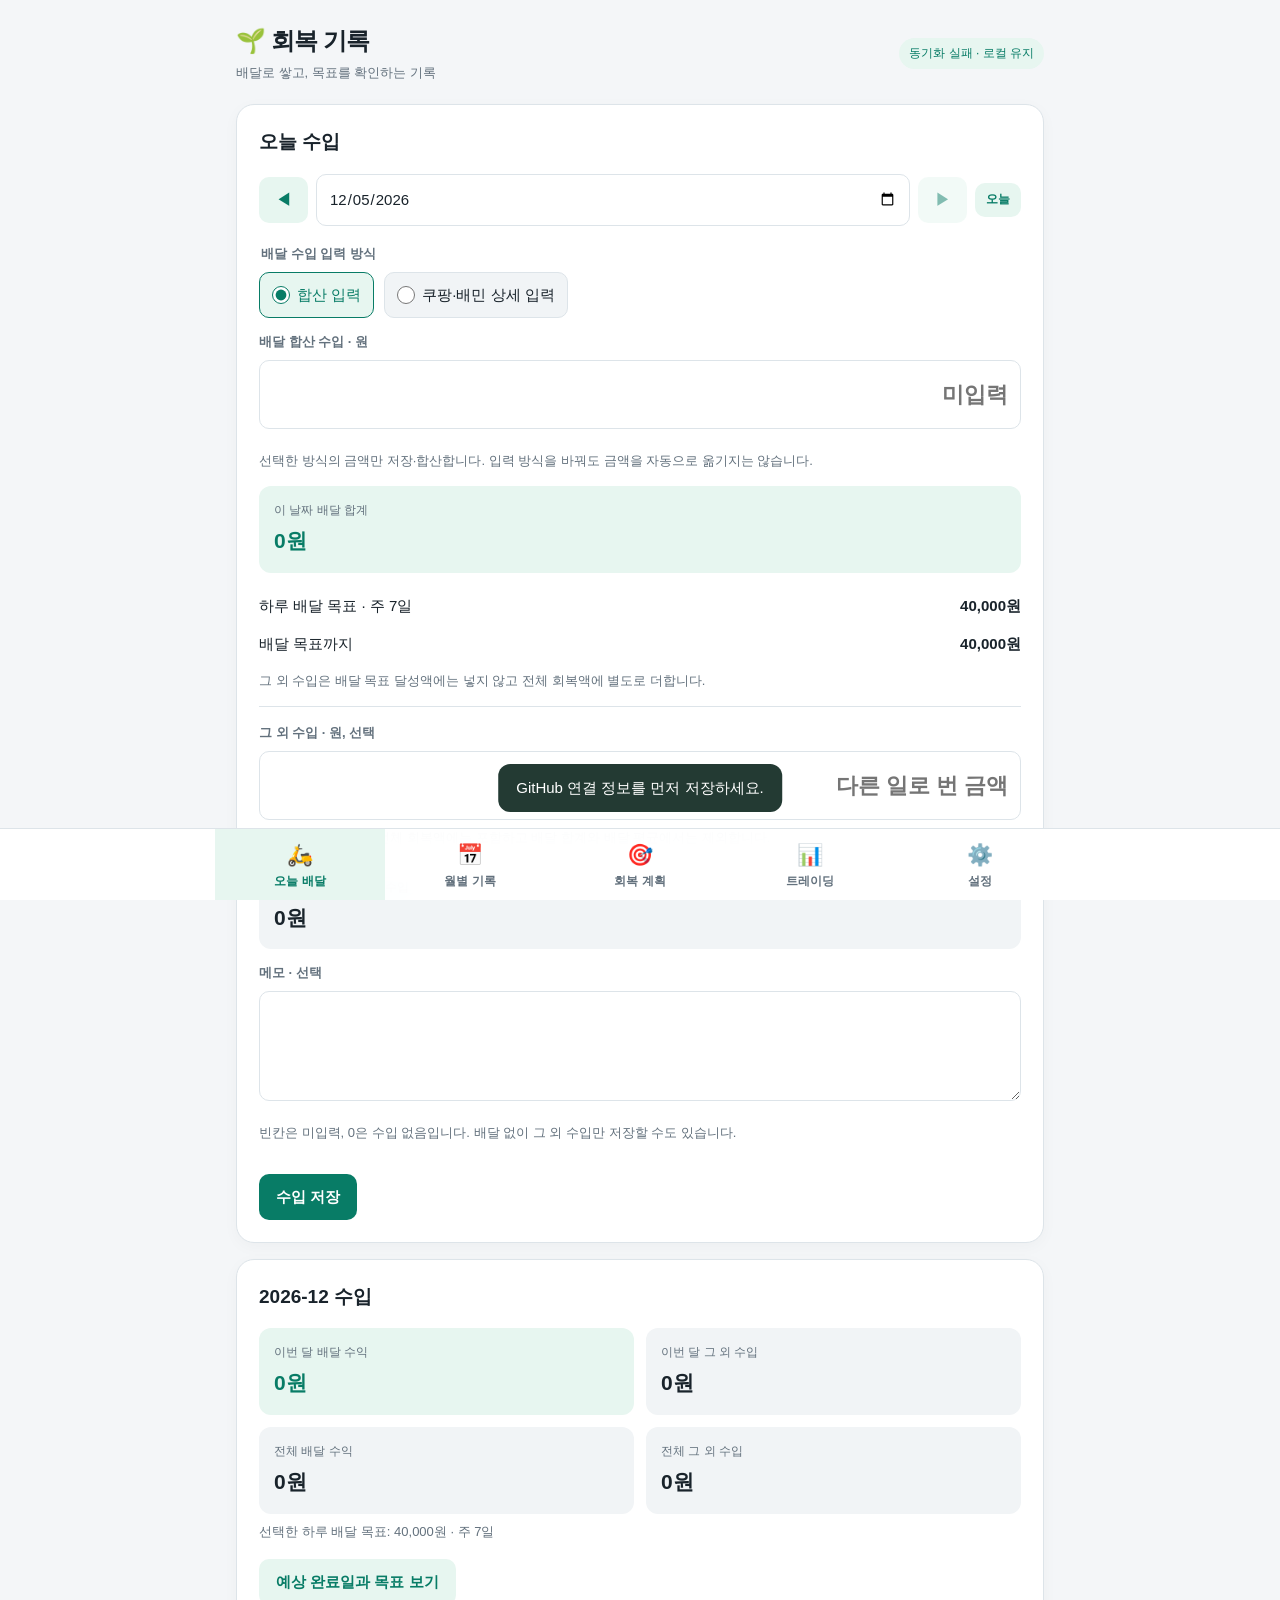
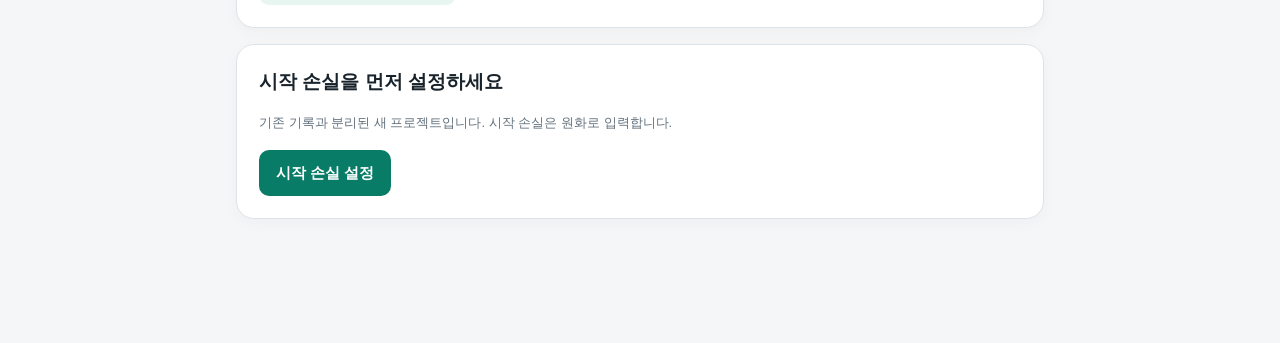
<file: index.html>
<!DOCTYPE html>
<html lang="ko">
<head>
    <meta charset="UTF-8">
    <meta
        name="viewport"
        content="width=device-width, initial-scale=1, viewport-fit=cover"
    >
    <meta
        name="description"
        content="배달 오전·오후 수익과 트레이딩 손익을 기록하는 회복 프로젝트"
    >
    <meta name="theme-color" content="#087c66">

    <title>회복 기록</title>

    <link rel="stylesheet" href="css/style.css">

    <script src="js/calc.js" defer></script>
    <script src="js/data.js" defer></script>
    <script src="js/tradeImport.js" defer></script>
    <script src="js/app.js" defer></script>
</head>
<body>
    <div id="shell">
        <header class="topbar">
            <div>
                <h1>🌱 회복 기록</h1>
                <p class="subtitle">배달로 쌓고, 목표를 확인하는 기록</p>
            </div>
            <span id="save-status" class="badge">브라우저 저장</span>
        </header>

        <main id="main">
            <section class="panel">기록을 불러오는 중입니다.</section>
        </main>

        <noscript>
            <section class="panel">
                이 앱을 사용하려면 JavaScript를 활성화해야 합니다.
            </section>
        </noscript>
    </div>

    <nav class="bottom-nav" aria-label="주요 화면">
        <button type="button" data-view="delivery">
            <span aria-hidden="true">🛵</span>
            오늘 배달
        </button>
        <button type="button" data-view="month">
            <span aria-hidden="true">📅</span>
            월별 기록
        </button>
        <button type="button" data-view="plan">
            <span aria-hidden="true">🎯</span>
            회복 계획
        </button>
        <button type="button" data-view="trading">
            <span aria-hidden="true">📊</span>
            트레이딩
        </button>
        <button type="button" data-view="settings">
            <span aria-hidden="true">⚙️</span>
            설정
        </button>
    </nav>

    <div id="toast" role="status" aria-live="polite" hidden></div>
</body>
</html>
</file>
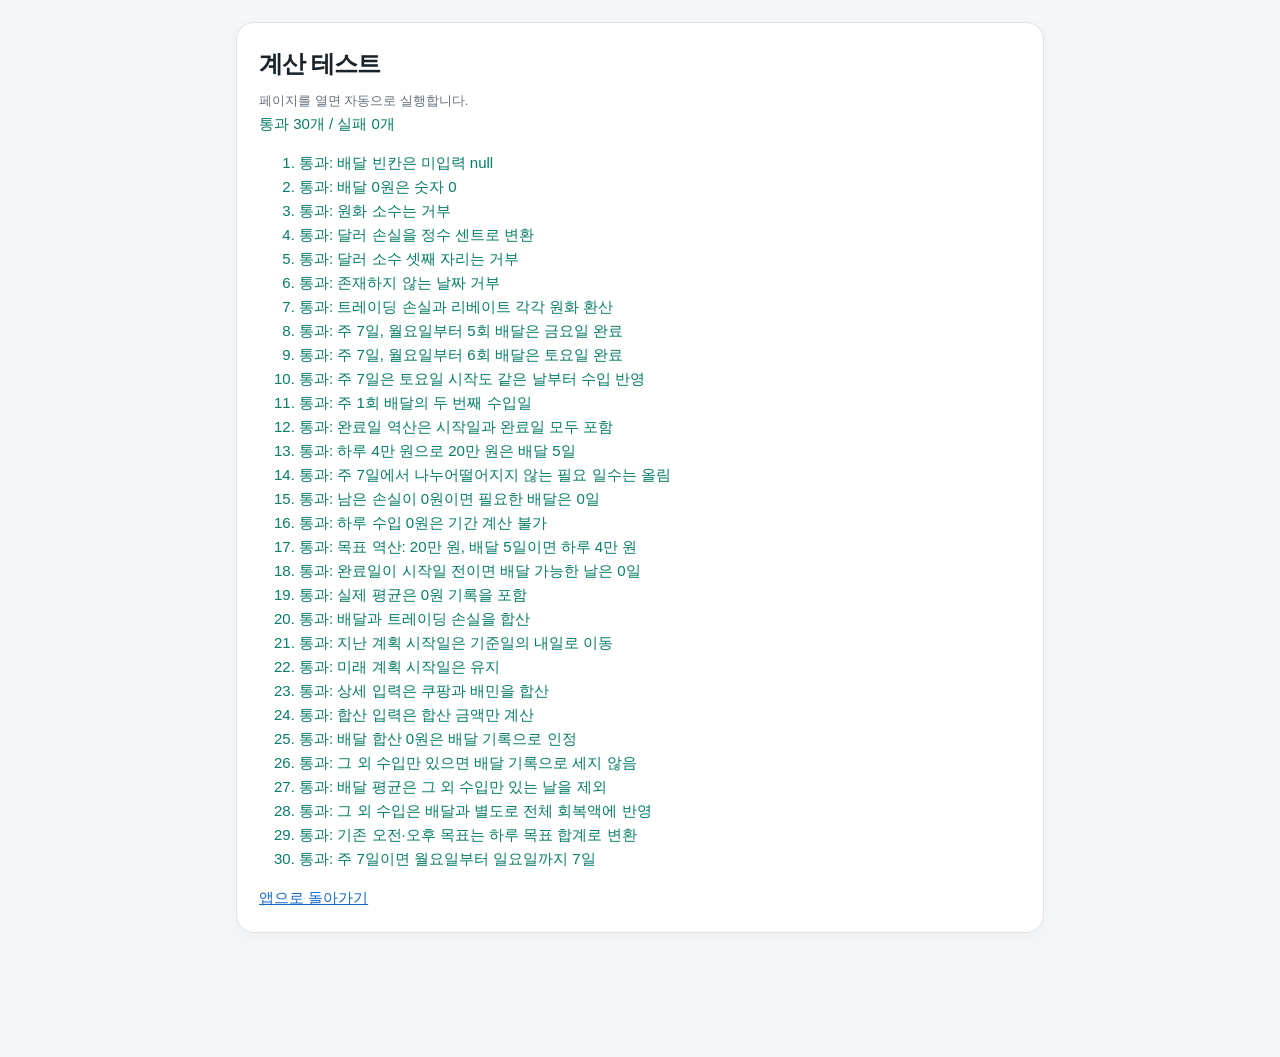
<file: tests/calc.test.html>
<!DOCTYPE html>
<html lang="ko">
<head>
    <meta charset="UTF-8">
    <meta name="viewport" content="width=device-width, initial-scale=1">

    <title>회복 기록 계산 테스트</title>

    <link rel="stylesheet" href="../css/style.css">
    <script src="../js/calc.js"></script>
</head>
<body>
    <main id="shell">
        <section class="panel">
            <h1>계산 테스트</h1>
            <p class="hint">페이지를 열면 자동으로 실행합니다.</p>
            <p id="summary"></p>
            <ol id="results"></ol>
            <a href="../index.html">앱으로 돌아가기</a>
        </section>
    </main>

    <script>
        "use strict";

        const C = RecoveryLog.Calc;
        const results = document.getElementById("results");

        let passed = 0;
        let failed = 0;

        function equal(actual, expected) {
            if (actual !== expected) {
                throw new Error(
                    `예상: ${JSON.stringify(expected)}, 실제: ${JSON.stringify(actual)}`
                );
            }
        }

        function throws(callback) {
            let thrown = false;

            try {
                callback();
            } catch (error) {
                thrown = true;
            }

            if (!thrown) {
                throw new Error("오류가 발생해야 하지만 통과했습니다.");
            }
        }

        function test(name, callback) {
            const item = document.createElement("li");

            try {
                callback();
                passed += 1;
                item.className = "positive";
                item.textContent = `통과: ${name}`;
            } catch (error) {
                failed += 1;
                item.className = "negative";
                item.textContent = `실패: ${name} — ${error.message}`;
            }

            results.appendChild(item);
        }

        test("배달 빈칸은 미입력 null", () => {
            equal(C.optionalWon(""), null);
        });

        test("배달 0원은 숫자 0", () => {
            equal(C.optionalWon("0"), 0);
        });

        test("원화 소수는 거부", () => {
            throws(() => C.requiredWon("100.5"));
        });

        test("달러 손실을 정수 센트로 변환", () => {
            equal(C.cents("-12.34"), -1234);
        });

        test("달러 소수 셋째 자리는 거부", () => {
            throws(() => C.cents("1.001"));
        });

        test("존재하지 않는 날짜 거부", () => {
            throws(() => C.validDate("2030-02-30"));
        });

        test("트레이딩 손실과 리베이트 각각 원화 환산", () => {
            const result = C.tradeDay({
                rate: 1400,
                rebateCents: 200,
                positions: [
                    {
                        symbol: "XAUUSD",
                        side: "Buy",
                        lots: 0.01,
                        pnlCents: -2000,
                        ticket: null
                    }
                ]
            });

            equal(result.trading, -28000);
            equal(result.rebate, 2800);
            equal(result.total, -25200);
        });

        test("주 7일, 월요일부터 5회 배달은 금요일 완료", () => {
            equal(
                C.finishDate("2030-01-07", 5, C.ALL_DAYS),
                "2030-01-11"
            );
        });

        test("주 7일, 월요일부터 6회 배달은 토요일 완료", () => {
            equal(
                C.finishDate("2030-01-07", 6, C.ALL_DAYS),
                "2030-01-12"
            );
        });

        test("주 7일은 토요일 시작도 같은 날부터 수입 반영", () => {
            equal(
                C.finishDate("2030-01-05", 1, C.ALL_DAYS),
                "2030-01-05"
            );
        });

        test("주 1회 배달의 두 번째 수입일", () => {
            equal(
                C.finishDate("2030-01-07", 2, [1]),
                "2030-01-14"
            );
        });

        test("완료일 역산은 시작일과 완료일 모두 포함", () => {
            equal(
                C.countWorkDays(
                    "2030-01-07",
                    "2030-01-11",
                    [1, 2, 3, 4, 5]
                ),
                5
            );
        });

        test("하루 4만 원으로 20만 원은 배달 5일", () => {
            const result = C.project(
                200000,
                40000,
                "2030-01-07",
                [1, 2, 3, 4, 5]
            );

            equal(result.workDays, 5);
            equal(result.finish, "2030-01-11");
            equal(result.calendarDays, 5);
        });

        test("주 7일에서 나누어떨어지지 않는 필요 일수는 올림", () => {
            const result = C.project(
                200001,
                40000,
                "2030-01-07",
                C.ALL_DAYS
            );

            equal(result.workDays, 6);
            equal(result.finish, "2030-01-12");
        });

        test("남은 손실이 0원이면 필요한 배달은 0일", () => {
            equal(
                C.project(0, 40000, "2030-01-07", [1, 2, 3]).workDays,
                0
            );
        });

        test("하루 수입 0원은 기간 계산 불가", () => {
            equal(
                C.project(100000, 0, "2030-01-07", [1, 2, 3]).workDays,
                null
            );
        });

        test("목표 역산: 20만 원, 배달 5일이면 하루 4만 원", () => {
            const result = C.reverse(
                200000,
                "2030-01-07",
                "2030-01-11",
                C.ALL_DAYS
            );

            equal(result.availableDays, 5);
            equal(result.requiredDaily, 40000);
        });

        test("완료일이 시작일 전이면 배달 가능한 날은 0일", () => {
            const result = C.reverse(
                200000,
                "2030-01-07",
                "2030-01-06",
                [1, 2, 3, 4, 5]
            );

            equal(result.availableDays, 0);
            equal(result.requiredDaily, null);
        });

        test("실제 평균은 0원 기록을 포함", () => {
            const result = C.deliveryAverage({
                "2020-01-01": {
                    morning: 20000,
                    afternoon: 20000
                },
                "2020-01-02": {
                    morning: 0,
                    afternoon: null
                }
            });

            equal(result.days, 2);
            equal(result.average, 20000);
        });

        test("배달과 트레이딩 손실을 합산", () => {
            const state = {
                deliveries: {
                    "2020-01-01": {
                        morning: 20000,
                        afternoon: 20000
                    }
                },
                trading: {
                    "2020-01-01": {
                        rate: 1400,
                        rebateCents: 0,
                        positions: [
                            {
                                pnlCents: -1000
                            }
                        ]
                    }
                }
            };

            const result = C.totals(state);

            equal(result.delivery, 40000);
            equal(result.trading, -14000);
            equal(result.recovered, 26000);
        });

        test("지난 계획 시작일은 기준일의 내일로 이동", () => {
            equal(
                C.effectiveStart("2030-01-01", "2030-01-10"),
                "2030-01-11"
            );
        });

        test("미래 계획 시작일은 유지", () => {
            equal(
                C.effectiveStart("2030-01-20", "2030-01-10"),
                "2030-01-20"
            );
        });

        test("상세 입력은 쿠팡과 배민을 합산", () => {
            equal(
                C.deliveryAmount({
                    mode: "detail",
                    coupang: 18000,
                    baemin: 22000,
                    combined: null,
                    other: null
                }),
                40000
            );
        });

        test("합산 입력은 합산 금액만 계산", () => {
            equal(
                C.deliveryAmount({
                    mode: "combined",
                    coupang: null,
                    baemin: null,
                    combined: 35000,
                    other: 10000
                }),
                35000
            );
        });

        test("배달 합산 0원은 배달 기록으로 인정", () => {
            equal(
                C.hasDelivery({
                    mode: "combined",
                    combined: 0
                }),
                true
            );
        });

        test("그 외 수입만 있으면 배달 기록으로 세지 않음", () => {
            equal(
                C.hasDelivery({
                    mode: "combined",
                    combined: null,
                    other: 50000
                }),
                false
            );
        });

        test("배달 평균은 그 외 수입만 있는 날을 제외", () => {
            const result = C.deliveryAverage({
                "2020-01-01": {
                    mode: "detail",
                    coupang: 20000,
                    baemin: 20000,
                    combined: null,
                    other: 10000
                },
                "2020-01-02": {
                    mode: "combined",
                    combined: null,
                    other: 80000
                },
                "2020-01-03": {
                    mode: "combined",
                    combined: 0,
                    other: null
                }
            });

            equal(result.days, 2);
            equal(result.total, 40000);
            equal(result.average, 20000);
        });

        test("그 외 수입은 배달과 별도로 전체 회복액에 반영", () => {
            const result = C.totals({
                deliveries: {
                    "2020-01-01": {
                        mode: "combined",
                        coupang: null,
                        baemin: null,
                        combined: 40000,
                        other: 30000
                    },
                    "2020-01-02": {
                        mode: "detail",
                        coupang: null,
                        baemin: null,
                        combined: null,
                        other: 10000
                    }
                },
                trading: {}
            });

            equal(result.delivery, 40000);
            equal(result.other, 40000);
            equal(result.recovered, 80000);
            equal(result.deliveryDays, 1);
        });

        test("기존 오전·오후 목표는 하루 목표 합계로 변환", () => {
            const result = C.plan({
                morning: 20000,
                afternoon: 15000,
                weekdays: [1, 2, 3, 4, 5],
                start: "2030-01-07",
                deadline: null
            });

            equal(result.daily, 35000);
            equal(result.weekdays, undefined);
        });

        test("주 7일이면 월요일부터 일요일까지 7일", () => {
            equal(
                C.countWorkDays(
                    "2030-01-07",
                    "2030-01-13",
                    C.ALL_DAYS
                ),
                7
            );
        });

        document.getElementById("summary").textContent =
            `통과 ${passed}개 / 실패 ${failed}개`;

        document.getElementById("summary").className =
            failed ? "negative" : "positive";
    </script>
</body>
</html>
</file>
<file: css/style.css>
*,
*::before,
*::after {
    box-sizing: border-box;
}

:root {
    color-scheme: light;
    --bg: #f4f6f8;
    --surface: #ffffff;
    --soft: #f1f4f6;
    --text: #19232b;
    --muted: #63717d;
    --line: #dde4e9;
    --primary: #087c66;
    --primary-soft: #e7f6f0;
    --blue: #1769c2;
    --red: #bd3540;
    --orange: #965900;
    --radius: 18px;
    --nav-height: 72px;
}

body {
    margin: 0;
    background: var(--bg);
    color: var(--text);
    font-family:
        -apple-system,
        BlinkMacSystemFont,
        "Segoe UI",
        "Noto Sans KR",
        sans-serif;
    font-size: 15px;
    line-height: 1.6;
}

button,
input,
select,
textarea {
    font: inherit;
}

button,
a,
input,
select,
textarea {
    -webkit-tap-highlight-color: transparent;
}

button {
    cursor: pointer;
}

button:disabled {
    opacity: 0.5;
    cursor: wait;
}

button:focus-visible,
a:focus-visible {
    outline: 3px solid #70bfae;
    outline-offset: 3px;
}

input,
select,
textarea {
    width: 100%;
    min-width: 0;
    padding: 12px;
    color: var(--text);
    background: var(--surface);
    border: 1px solid var(--line);
    border-radius: 10px;
}

input:focus,
select:focus,
textarea:focus {
    outline: 2px solid #81cbb9;
    outline-offset: 1px;
}

textarea {
    min-height: 110px;
    resize: vertical;
}

input[type="checkbox"] {
    width: 18px;
    height: 18px;
    accent-color: var(--primary);
}

h1,
h2,
h3,
p {
    margin-top: 0;
}

h1 {
    margin-bottom: 0;
    font-size: 24px;
    letter-spacing: -0.04em;
}

h2 {
    margin-bottom: 16px;
    font-size: 19px;
}

h3 {
    margin-bottom: 10px;
    font-size: 16px;
}

a {
    color: var(--blue);
}

#shell {
    width: min(840px, 100%);
    margin: 0 auto;
    padding: 22px 16px
        calc(var(--nav-height) + env(safe-area-inset-bottom) + 36px);
}

.topbar {
    display: flex;
    justify-content: space-between;
    align-items: center;
    gap: 12px;
    margin-bottom: 20px;
}

.subtitle,
.hint,
.muted {
    color: var(--muted);
}

.subtitle {
    margin: 3px 0 0;
    font-size: 13px;
}

.hint {
    margin: 8px 0 0;
    font-size: 13px;
}

.badge {
    padding: 6px 10px;
    background: var(--primary-soft);
    color: var(--primary);
    border-radius: 999px;
    font-size: 12px;
    white-space: nowrap;
}

.panel {
    padding: 22px;
    margin-bottom: 16px;
    background: var(--surface);
    border: 1px solid var(--line);
    border-radius: var(--radius);
    box-shadow: 0 4px 16px rgb(25 35 43 / 3%);
}

.grid {
    display: grid;
    grid-template-columns: repeat(2, minmax(0, 1fr));
    gap: 12px;
}

.stack {
    display: grid;
    gap: 14px;
}

.field {
    display: grid;
    gap: 7px;
}

.field > span,
.field > label {
    color: var(--muted);
    font-size: 13px;
    font-weight: 700;
}

.income-modes {
    margin: 0;
    padding: 0;
    border: 0;
}

.income-modes legend {
    margin-bottom: 8px;
    color: var(--muted);
    font-size: 13px;
    font-weight: 700;
}

.mode-options {
    display: flex;
    flex-wrap: wrap;
    gap: 10px;
}

.mode-options label {
    display: flex;
    align-items: center;
    gap: 7px;
    padding: 10px 12px;
    background: var(--soft);
    border: 1px solid var(--line);
    border-radius: 10px;
    cursor: pointer;
}

.mode-options label:has(input:checked) {
    color: var(--primary);
    background: var(--primary-soft);
    border-color: var(--primary);
}

.mode-options input[type="radio"] {
    width: 18px;
    height: 18px;
    margin: 0;
    accent-color: var(--primary);
}

.other-income {
    padding-top: 16px;
    border-top: 1px solid var(--line);
}

.field input.money {
    padding: 16px 12px;
    text-align: right;
    font-size: 22px;
    font-weight: 750;
}

.metric {
    padding: 15px;
    background: var(--soft);
    border-radius: 12px;
}

.metric span {
    display: block;
    color: var(--muted);
    font-size: 12px;
}

.metric strong {
    display: block;
    margin-top: 4px;
    font-size: 21px;
    overflow-wrap: anywhere;
    font-variant-numeric: tabular-nums;
}

.metric.main {
    background: var(--primary-soft);
}

.metric.main strong {
    color: var(--primary);
}

.positive {
    color: var(--primary);
}

.negative {
    color: var(--red);
}

.warning {
    color: var(--orange);
}

.notice {
    padding: 12px 14px;
    margin: 12px 0;
    background: #fff6df;
    border: 1px solid #f0dba6;
    border-radius: 10px;
    font-size: 13px;
}

.summary-line {
    display: flex;
    justify-content: space-between;
    align-items: baseline;
    gap: 12px;
    padding: 7px 0;
}

.summary-line strong {
    text-align: right;
    font-variant-numeric: tabular-nums;
}

progress {
    width: 100%;
    height: 14px;
    accent-color: var(--primary);
}

.actions {
    display: flex;
    flex-wrap: wrap;
    gap: 9px;
    margin-top: 16px;
}

.button {
    display: inline-flex;
    justify-content: center;
    align-items: center;
    gap: 6px;
    min-height: 43px;
    padding: 10px 16px;
    color: #ffffff;
    background: var(--primary);
    border: 1px solid transparent;
    border-radius: 10px;
    font-weight: 700;
    text-decoration: none;
}

.button.secondary {
    color: var(--primary);
    background: var(--primary-soft);
}

.button.danger {
    color: var(--red);
    background: #fff0f1;
}

.button.small {
    min-height: 34px;
    padding: 5px 10px;
    font-size: 12px;
}

.datebar {
    display: flex;
    align-items: center;
    gap: 8px;
    margin-bottom: 18px;
}

.datebar input {
    flex: 1;
}

.weekdays {
    display: flex;
    flex-wrap: wrap;
    gap: 8px;
}

.weekdays label {
    display: flex;
    align-items: center;
    gap: 5px;
    padding: 8px;
    background: var(--soft);
    border-radius: 8px;
}

.table-wrap {
    overflow-x: auto;
    margin-top: 12px;
    border: 1px solid var(--line);
    border-radius: 10px;
}

table {
    width: 100%;
    border-collapse: collapse;
    font-size: 13px;
    font-variant-numeric: tabular-nums;
}

th,
td {
    padding: 10px;
    border-bottom: 1px solid var(--line);
    text-align: right;
    white-space: nowrap;
}

th {
    background: var(--soft);
    color: var(--muted);
    font-size: 12px;
}

th:first-child,
td:first-child {
    text-align: left;
}

tr:last-child td {
    border-bottom: 0;
}

.position-table {
    min-width: 670px;
}

.position-table input,
.position-table select {
    padding: 8px;
}

.position-table .symbol {
    min-width: 115px;
}

.position-table .lots {
    width: 90px;
}

.position-table .pnl {
    width: 120px;
}

.scenario-cards {
    display: grid;
    grid-template-columns: repeat(2, minmax(0, 1fr));
    gap: 12px;
}

.scenario-card {
    padding: 16px;
    background: var(--soft);
    border: 1px solid var(--line);
    border-radius: 12px;
}

.scenario-card.selected {
    border-color: var(--primary);
    background: var(--primary-soft);
}

.scenario-card h3 {
    margin-bottom: 7px;
}

.scenario-card strong {
    display: block;
    color: var(--primary);
    font-size: 22px;
}

.scenario-card p {
    margin: 4px 0;
    font-size: 13px;
}

details > summary {
    cursor: pointer;
    font-weight: 700;
}

details[open] > summary {
    margin-bottom: 15px;
}

.code-input {
    min-height: 180px;
    font-family: Consolas, monospace;
    font-size: 12px;
}

.import-status {
    white-space: pre-wrap;
    overflow-wrap: anywhere;
}

.bottom-nav {
    position: fixed;
    inset: auto 0 0;
    z-index: 20;
    display: flex;
    justify-content: center;
    height: calc(var(--nav-height) + env(safe-area-inset-bottom));
    padding-bottom: env(safe-area-inset-bottom);
    background: rgb(255 255 255 / 95%);
    border-top: 1px solid var(--line);
    backdrop-filter: blur(16px);
}

.bottom-nav button {
    flex: 1;
    max-width: 170px;
    padding: 8px 3px;
    color: var(--muted);
    background: transparent;
    border: 0;
    font-size: 12px;
    font-weight: 700;
}

.bottom-nav button span {
    display: block;
    font-size: 21px;
}

.bottom-nav button.active {
    color: var(--primary);
    background: var(--primary-soft);
}

#toast {
    position: fixed;
    left: 50%;
    bottom: calc(var(--nav-height) + env(safe-area-inset-bottom) + 16px);
    z-index: 50;
    width: max-content;
    max-width: calc(100% - 32px);
    padding: 12px 18px;
    color: #ffffff;
    background: #233a33;
    border-radius: 12px;
    transform: translateX(-50%);
    white-space: pre-wrap;
}

[hidden] {
    display: none !important;
}

@media (max-width: 540px) {
    .panel {
        padding: 17px;
    }

    .metric strong {
        font-size: 18px;
    }

    .scenario-cards {
        grid-template-columns: 1fr;
    }

    .topbar {
        align-items: flex-start;
    }
}

@media (prefers-reduced-motion: reduce) {
    * {
        scroll-behavior: auto !important;
    }
}
</file>
